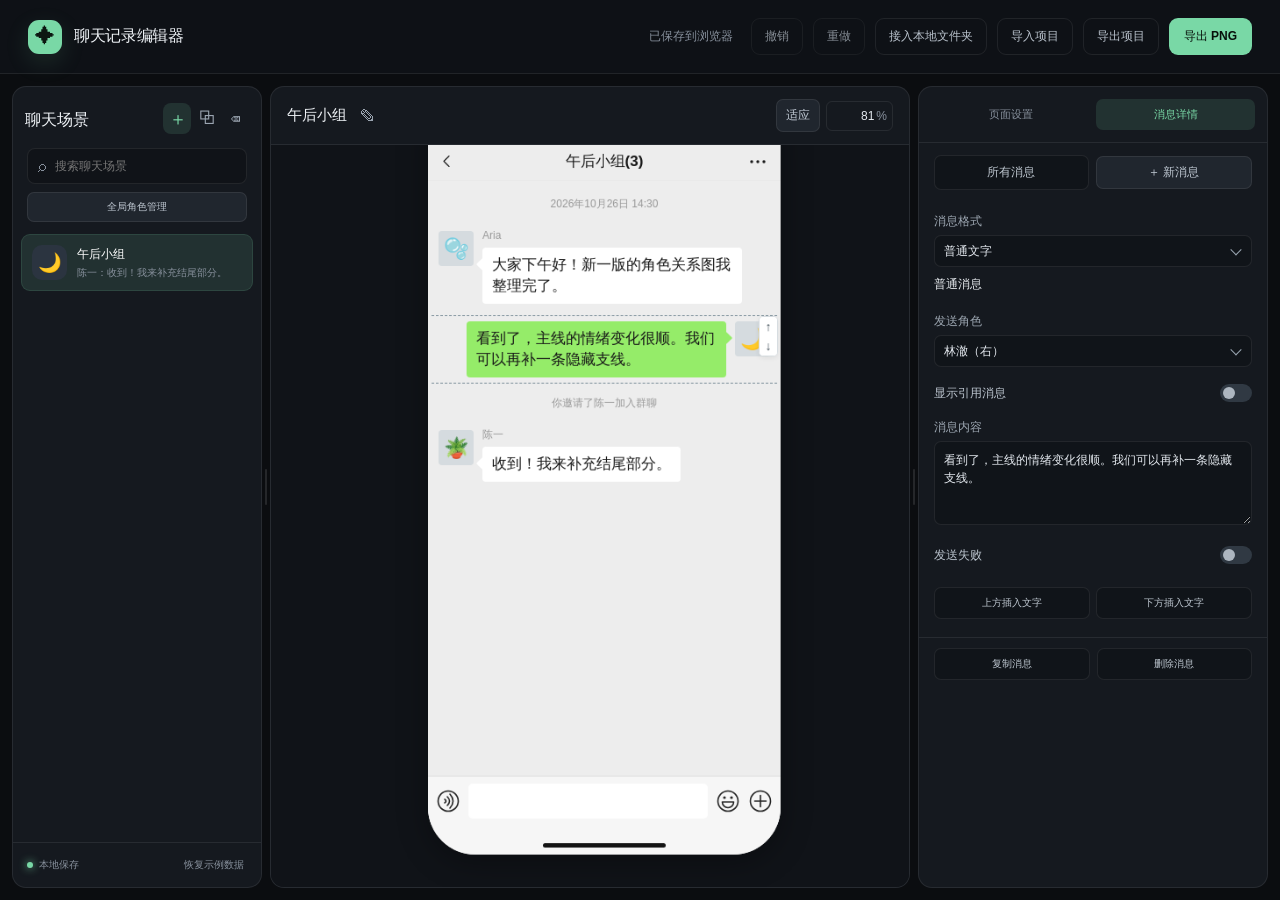
<file: index.html>
<!doctype html>
<html lang="zh-CN">
  <head>
    <meta charset="UTF-8" />
    <meta name="viewport" content="width=device-width, initial-scale=1.0" />
    <meta http-equiv="refresh" content="0; url=./chat-editor.html" />
    <title>聊天记录编辑器</title>
  </head>
  <body><p>正在打开聊天记录编辑器…</p></body>
</html>
</file>
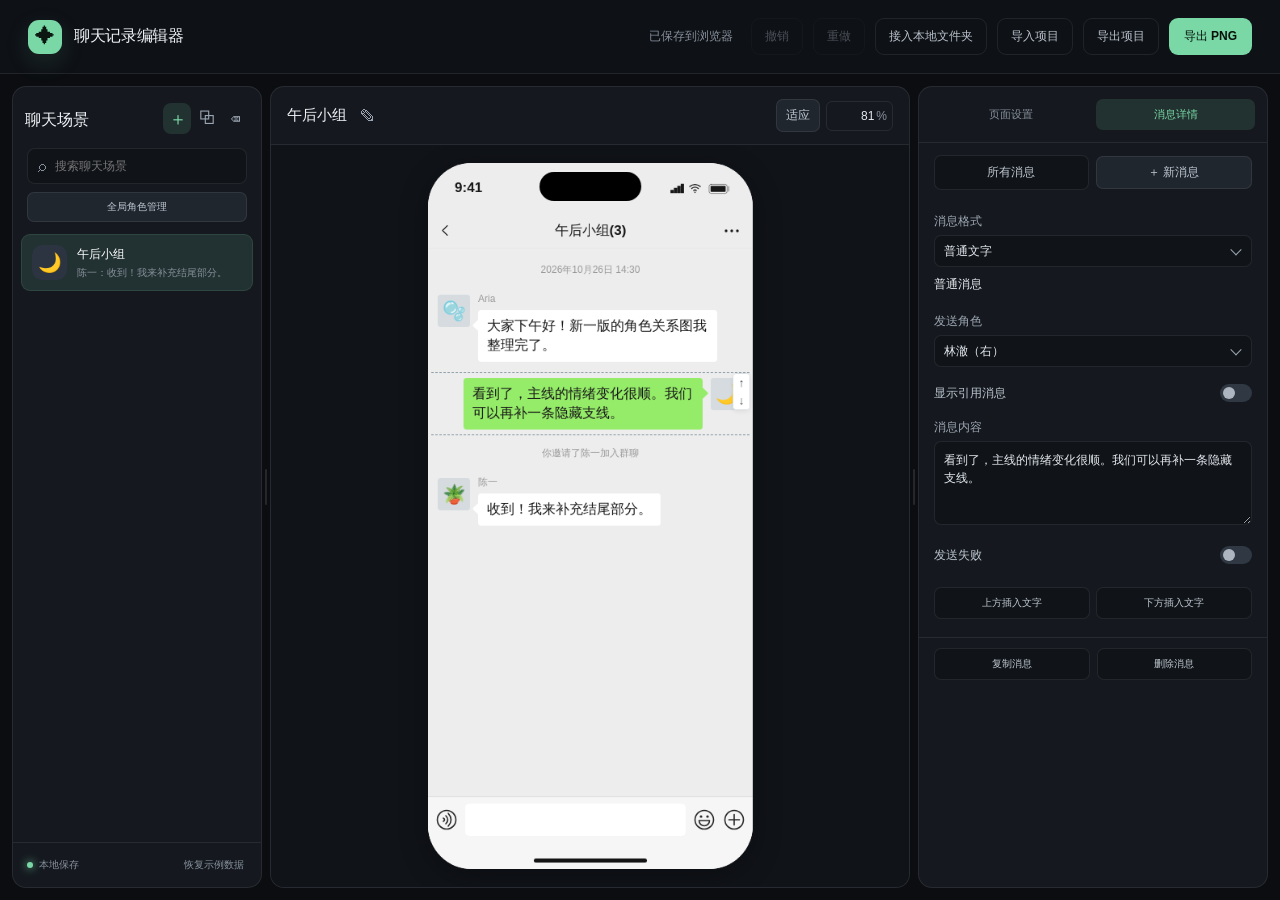
<file: chat-editor.html>
<!doctype html>
<html lang="zh-CN">
  <head>
    <meta charset="UTF-8" />
    <meta name="viewport" content="width=device-width, initial-scale=1.0" />
    <meta name="theme-color" content="#12161c" />
    <title>聊天记录编辑器 · 本地版</title>
    <link rel="stylesheet" href="./chat-editor.css" />
  </head>
  <body>
    <div id="chat-editor" class="theme-wechat">
      <header class="topbar">
        <a class="brand-lockup" href="https://recorderstudio.taile36706.ts.net/oc-workspace-home-preview/" aria-label="返回工作间主页">
          <div class="brand-mark">✦</div>
          <div>
            <div class="brand-title">聊天记录编辑器</div>
          </div>
        </a>
        <div class="topbar-actions">
          <span class="save-state" id="save-state">已保存到浏览器</span>
          <button class="ghost-button" id="undo-button" type="button" title="撤销（⌘Z）">撤销</button>
          <button class="ghost-button" id="redo-button" type="button" title="重做（⌘⇧Z）">重做</button>
          <button class="ghost-button" id="connect-project-button" type="button">接入本地文件夹</button>
          <button class="ghost-button" id="import-button" type="button">导入项目</button>
          <button class="ghost-button" id="export-button" type="button">导出项目</button>
          <button class="primary-button" id="export-png-button" type="button">导出 PNG</button>
          <input id="import-file" type="file" accept=".json,.zip,application/json,application/zip" hidden />
        </div>
      </header>

      <main class="workspace">
        <aside class="sidebar panel">
          <div class="panel-heading">
            <div>
              <h2>聊天场景</h2>
            </div>
            <div class="panel-heading-actions"><button class="icon-button accent-icon" id="add-chat" type="button" title="新建聊天">＋</button><button class="icon-button" id="duplicate-chat" type="button" title="复制聊天场景">⧉</button><button class="icon-button" id="delete-chat" type="button" title="删除聊天场景">⌫</button></div>
          </div>
          <div class="sidebar-tools">
            <label class="search-box">
              <span>⌕</span>
              <input id="chat-search" type="search" placeholder="搜索聊天场景" />
            </label>
            <button class="soft-button global-character-button" id="open-global-characters" type="button">全局角色管理</button>
          </div>
          <div id="chat-list" class="chat-list"></div>
          <div class="sidebar-footer">
            <div class="local-note"><span class="status-dot"></span><span>本地保存</span></div>
            <button class="text-button danger-text" id="reset-button" type="button">恢复示例数据</button>
          </div>
        </aside>

        <div class="panel-resizer" data-resize="left" role="separator" aria-label="调整场景栏宽度" aria-orientation="vertical" tabindex="0"></div>
        <section class="stage panel">
          <div class="stage-header"><div class="scene-title-lockup"><h2 id="inspector-chat-title">午后小组</h2><button class="icon-button" id="rename-scene" type="button" aria-label="修改聊天名称">✎</button></div><div class="preview-tools">
              <button class="soft-button" id="fit-preview" type="button">适应</button><label class="zoom-control"><input id="zoom-input" type="number" min="25" max="125" step="5" value="100" aria-label="缩放百分比" /><span>%</span></label>
          </div></div>
          <div class="preview-area">
            <div class="preview-canvas">
            <div id="preview-shell" class="preview-shell">
              <div class="device-frame" aria-label="手机聊天预览">
                <div class="mobile-statusbar" aria-hidden="true">
                  <span class="status-connectivity"><svg viewBox="0 0 20 14"><path d="M1 13V10h3v3zm5 0V7h3v6zm5 0V4h3v9zm5 0V1h3v12z" fill="currentColor"/></svg><svg viewBox="0 0 20 16"><path d="M2 5a12 12 0 0 1 16 0M5 8a8 8 0 0 1 10 0M8 11a3 3 0 0 1 4 0"/><circle cx="10" cy="14" r="1" fill="currentColor" stroke="none"/></svg></span>
                  <span id="preview-clock" class="preview-clock">9:41</span><span class="dynamic-island"></span>
                  <span class="status-battery"><svg viewBox="0 0 29 14"><rect x="1" y="1" width="24" height="12" rx="2.6" opacity=".5"/><rect id="battery-fill" x="3" y="3" width="20" height="8" rx="1" fill="currentColor" stroke="none"/><path d="M27 4v6" opacity=".6"/></svg></span>
                </div>
                <div id="chat-window" class="chat-window">
                  <div class="chat-topbar">
                    <div class="imessage-contact" aria-hidden="true"><span id="imessage-contact-avatar"></span><span class="imessage-contact-name"><b id="imessage-contact-title"></b><span>›</span></span></div>
                    <span class="chat-back" aria-hidden="true"><svg viewBox="0 0 24 24"><path d="m15 3-9 9 9 9"/></svg></span>
                    <div class="chat-heading">
                      <div class="chat-title-row"><strong id="preview-chat-title">午后小组</strong><span id="preview-chat-count" class="member-count">(3)</span></div>
                      <span id="preview-chat-subtitle" class="qq-chat-status">在线</span>
                    </div>
                    <span class="wechat-header-actions" aria-hidden="true"><svg viewBox="0 0 24 24"><circle cx="5" cy="12" r="1.7"/><circle cx="12" cy="12" r="1.7"/><circle cx="19" cy="12" r="1.7"/></svg></span>
                    <span class="qq-header-actions" aria-hidden="true"><svg viewBox="0 0 24 24"><path d="M4 6h16M4 12h16M4 18h16"/></svg></span>
                  </div>
                  <div id="messages" class="messages" aria-live="polite"></div>
                  <form class="wechat-composer" data-composer>
                    <span class="native-icon"><svg viewBox="0 0 28 28"><circle cx="14" cy="14" r="11.5"/><path d="M10 12q3 2 0 4m3-7q5 5 0 10m3-13q7 8 0 16"/></svg></span>
                    <input class="native-input" data-composer-input aria-label="微信消息输入" autocomplete="off" />
                    <span class="native-icon"><svg viewBox="0 0 28 28"><circle cx="14" cy="14" r="11.5"/><circle class="solid" cx="10" cy="10" r="1.6"/><circle class="solid" cx="18" cy="10" r="1.6"/><path d="M7.5 15h13a6.5 6.5 0 0 1-13 0Z"/></svg></span>
                    <span class="native-icon composer-plus"><svg viewBox="0 0 28 28"><circle cx="14" cy="14" r="11.5"/><path d="M14 7.5v13M7.5 14h13"/></svg></span><button class="native-send" type="submit" hidden>发送</button>
                  </form>
                  <form class="qq-composer" data-composer>
                    <div class="qq-input-row"><input class="qq-input" data-composer-input aria-label="QQ消息输入" autocomplete="off" /><button class="native-send" type="submit" hidden>发送</button></div>
                    <div class="qq-input-tools">
                      <span class="native-icon"><svg viewBox="0 0 28 28"><rect x="10" y="3" width="8" height="15" rx="4"/><path d="M6 13v2a8 8 0 0 0 16 0v-2M14 23v4"/></svg></span>
                      <span class="native-icon"><svg viewBox="0 0 28 28"><rect x="3" y="4" width="22" height="20" rx="4"/><circle cx="10" cy="10" r="2.1"/><path d="m4 21 7-7 4 4 5-5 5 6"/></svg></span>
                      <span class="native-icon"><svg viewBox="0 0 28 28"><path d="M10 4h8l2 3h3a2 2 0 0 1 2 2v14a2 2 0 0 1-2 2H5a2 2 0 0 1-2-2V9a2 2 0 0 1 2-2h3Z"/><circle cx="14" cy="16" r="5"/></svg></span>
                      <span class="native-icon"><svg viewBox="0 0 28 28"><rect x="4" y="3" width="20" height="23" rx="3"/><path d="m4 10 10 5 10-5"/><circle cx="14" cy="15" r="2.3" fill="var(--chrome-bg)"/></svg></span>
                      <span class="native-icon"><svg viewBox="0 0 28 28"><circle cx="14" cy="14" r="11.5"/><path d="M9 9v4m10-4v4M8 18q6 6 12 0"/></svg></span>
                      <span class="native-icon"><svg viewBox="0 0 28 28"><circle cx="14" cy="14" r="11.5"/><path d="M14 7v14M7 14h14"/></svg></span>
                    </div>
                  </form>
                  <form class="imessage-composer" data-composer><span class="imessage-add" aria-hidden="true">＋</span><div class="imessage-input-wrap"><input data-composer-input class="imessage-input" aria-label="iMessage 消息输入" placeholder="iMessage" autocomplete="off" /><span class="imessage-audio" aria-hidden="true"><svg viewBox="0 0 24 24"><path d="M3 10v4m4-7v10m4-14v18m4-16v14m4-11v8m4-6v4"/></svg></span><button class="native-send" type="submit" hidden aria-label="发送">↑</button></div></form>
                </div>
                <div class="mobile-safe-area" aria-hidden="true"><span></span></div>
              </div>
            </div>
            </div>
          </div>

        </section>

        <div class="panel-resizer" data-resize="right" role="separator" aria-label="调整编辑栏宽度" aria-orientation="vertical" tabindex="0"></div>
        <aside class="inspector panel">
          <div class="inspector-tabs"><button class="inspector-tab" data-inspector-tab="settings" type="button">页面设置</button><button class="inspector-tab active" data-inspector-tab="message" type="button">消息详情</button></div>
          <div id="message-list-tools" class="message-list-tools"><button class="outline-button" id="open-message-list" type="button">所有消息</button><button class="soft-button" id="add-text-message" type="button">＋ 新消息</button></div>
          <div id="inspector-content" class="inspector-content"></div>
          <div id="settings-footer" class="settings-footer" hidden><button class="outline-button" id="open-character-list" type="button">角色管理</button></div>
        </aside>
      </main>
      <div id="character-modal" class="character-modal" hidden>
        <div class="character-modal-backdrop" data-character-modal-close></div>
        <section class="character-modal-card" role="dialog" aria-modal="true" aria-labelledby="character-modal-title">
          <div class="character-modal-head"><div><h2 id="character-modal-title">角色详情</h2></div><button class="icon-button" data-character-modal-close type="button" aria-label="关闭">×</button></div>
          <div id="character-modal-content"></div>
        </section>
      </div>
      <div id="global-character-modal" class="character-modal" hidden>
        <div class="character-modal-backdrop" data-global-character-close></div>
        <section class="character-modal-card global-character-card" role="dialog" aria-modal="true" aria-labelledby="global-character-title">
          <div class="character-modal-head"><h2 id="global-character-title">全局角色管理</h2><button class="icon-button" data-global-character-close type="button" aria-label="关闭">×</button></div>
          <div id="global-character-list"></div>
          <button class="primary-button global-character-add" id="global-add-character" type="button">＋ 新角色</button>
        </section>
      </div>
      <div id="scene-settings-modal" class="character-modal" hidden>
        <div class="character-modal-backdrop" data-scene-settings-close></div>
        <section class="character-modal-card scene-settings-card" role="dialog" aria-modal="true">
          <div class="character-modal-head"><h2>角色管理</h2><button class="icon-button" data-scene-settings-close type="button" aria-label="关闭">×</button></div>
          
          <div id="scene-settings-content"></div>
        </section>
      </div>
      <div id="message-list-modal" class="character-modal" hidden><div class="character-modal-backdrop" data-message-list-close></div><section class="character-modal-card message-list-card" role="dialog" aria-modal="true" aria-labelledby="message-list-title"><div class="character-modal-head"><h2 id="message-list-title">所有消息</h2><button class="icon-button" data-message-list-close type="button" aria-label="关闭">×</button></div><div class="message-list-actions"><button class="outline-button" id="message-list-select-mode" type="button">选择</button><label><input id="select-all-messages" type="checkbox" hidden /> 全选</label><button class="outline-button danger" id="delete-selected-messages" type="button">删除已选</button></div><div id="all-messages-list"></div></section></div>
      <div id="private-chat-modal" class="character-modal" hidden>
        <div class="character-modal-backdrop"></div>
        <section class="character-modal-card" role="dialog" aria-modal="true"><div class="character-modal-head"><h2>选择私聊角色</h2></div><p class="modal-copy">取消勾选要移出的角色，保留 1–2 位。</p><div id="private-chat-content"></div><div class="button-row"><button class="outline-button" data-private-cancel type="button">取消</button><button class="primary-button" data-private-confirm type="button">确定</button></div></section>
      </div>
      <div id="editor-modal" class="character-modal editor-modal" hidden>
        <div class="character-modal-backdrop" data-editor-modal-close></div>
        <section class="character-modal-card editor-modal-card" role="dialog" aria-modal="true" aria-labelledby="editor-modal-title">
          <div class="character-modal-head"><h2 id="editor-modal-title">提示</h2><button class="icon-button" data-editor-modal-close type="button" aria-label="关闭">×</button></div>
          <div id="editor-modal-content"></div>
          <div id="editor-modal-actions" class="button-row"></div>
        </section>
      </div>
      <div id="png-preview-modal" class="character-modal png-preview-modal" hidden>
        <div class="character-modal-backdrop" data-png-preview-close></div>
        <section class="character-modal-card png-preview-card" role="dialog" aria-modal="true" aria-labelledby="png-preview-title">
          <div class="character-modal-head"><h2 id="png-preview-title">PNG 预览</h2><button class="icon-button" data-png-preview-close type="button" aria-label="关闭">×</button></div>
          <div class="png-preview-frame"><img id="png-preview-image" alt="PNG 预览" /></div>
          <div class="button-row"><button class="outline-button" data-png-preview-close type="button">返回编辑</button><button class="primary-button" id="download-png-confirm" type="button">保存 PNG</button></div>
        </section>
      </div>
      <div id="export-modal" class="character-modal export-modal" hidden>
        <div class="character-modal-backdrop" data-export-modal-close></div>
        <section class="character-modal-card export-card" role="dialog" aria-modal="true" aria-labelledby="export-modal-title">
          <div class="character-modal-head"><h2 id="export-modal-title">导出图片</h2><button class="icon-button" data-export-modal-close type="button" aria-label="关闭">×</button></div>
          <div class="export-mode-row">
            <button class="export-mode active" data-export-kind="single" type="button">单页 PNG</button>
            <button class="export-mode" data-export-kind="pages" type="button">连续截图</button>
            <button class="export-mode" data-export-kind="long" type="button">完整长图</button>
          </div>
          <div id="export-status" class="export-status"></div>
          <div id="export-pages" class="export-pages" hidden></div>
          <div class="export-actions"><button class="outline-button" data-export-modal-close type="button">返回编辑</button><button class="outline-button" id="export-reset-offsets" type="button" hidden>恢复自动分页</button><button class="primary-button" id="export-run" type="button">生成预览</button><button class="primary-button" id="export-download-single" type="button" hidden>保存 PNG</button><button class="primary-button" id="export-download-zip" type="button" hidden>保存 ZIP</button><button class="primary-button" id="export-download-long" type="button" hidden>保存长图</button></div>
        </section>
      </div>
      <div id="export-detail-modal" class="character-modal export-detail-modal" hidden>
        <div class="character-modal-backdrop" data-export-detail-close></div>
        <section class="character-modal-card export-detail-card" role="dialog" aria-modal="true" aria-labelledby="export-detail-title">
          <div class="character-modal-head"><h2 id="export-detail-title">截图预览</h2><div class="export-detail-navigation"><button class="icon-button" id="export-detail-prev" type="button" aria-label="上一张">‹</button><button class="icon-button" id="export-detail-next" type="button" aria-label="下一张">›</button><button class="icon-button" data-export-detail-close type="button" aria-label="关闭">×</button></div></div>
          <div id="export-detail-viewport" class="export-detail-viewport"><div id="export-live-preview" class="export-live-preview"></div></div>
          <div class="export-detail-actions"><button class="outline-button" data-export-detail-close type="button">返回缩略图</button><button class="primary-button" id="export-apply-position" type="button">应用当前位置</button></div>
        </section>
      </div>
    </div>
    <script src="./vendor/html2canvas/html2canvas.min.js"></script>
    <script src="./vendor/jszip/jszip.min.js"></script>
    <script src="./chat-editor.js"></script>
  </body>
</html>
</file>
<file: chat-editor.css>
:root {
  color-scheme: dark;
  font-family: Inter, ui-sans-serif, -apple-system, BlinkMacSystemFont, "PingFang SC", "Microsoft YaHei", sans-serif;
  background: #0b0d10;
  color: #eef2f6;
  font-synthesis: none;
}

* { box-sizing: border-box; }
body { margin: 0; min-width: 940px; background: #0b0d10; }
button, input, textarea, select { font: inherit; }
button { cursor: pointer; }

#chat-editor {
  --accent: #79d8a6;
  --accent-strong: #4caf7d;
  --accent-soft: rgba(121, 216, 166, .13);
  --app-bg: #0b0d10;
  --panel-bg: #15191f;
  --panel-raised: #1b2129;
  --panel-border: rgba(255,255,255,.08);
  --muted: #87909c;
  min-height: 100vh;
  background: var(--app-bg);
}


.topbar { height: 74px; display: flex; align-items: center; justify-content: space-between; padding: 0 28px; border-bottom: 1px solid var(--panel-border); background: rgba(15,18,23,.9); }
.brand-lockup, .topbar-actions, .stage-toolbar, .stage-tools, .panel-heading, .chat-title-row, .sidebar-footer, .message-actions { display: flex; align-items: center; }
.brand-lockup,
.brand-lockup:visited,
.brand-lockup:hover,
.brand-lockup:active { gap: 12px; color: #eef2f6; text-decoration: none; }
.brand-lockup .brand-title { color: #eef2f6; text-decoration: none; }
.brand-mark { width: 34px; height: 34px; display: grid; place-items: center; border-radius: 11px; color: #0c1711; background: var(--accent); font-size: 20px; box-shadow: 0 8px 24px var(--accent-soft); }
.brand-title { font-weight: 800; letter-spacing: -.02em; }
.brand-subtitle, .eyebrow { color: var(--muted); font-size: 10px; letter-spacing: .15em; font-weight: 700; }
.topbar-actions { gap: 10px; }
.save-state { color: var(--muted); font-size: 12px; margin-right: 8px; }
.ghost-button, .primary-button, .soft-button, .icon-button, .text-button { border: 0; color: inherit; transition: .18s ease; }
.ghost-button { padding: 9px 13px; border: 1px solid var(--panel-border); border-radius: 9px; background: transparent; color: #b9c2cc; font-size: 12px; }
.ghost-button:hover, .icon-button:hover { background: rgba(255,255,255,.08); color: #fff; }
.primary-button { padding: 10px 15px; border-radius: 9px; color: #08110b; background: var(--accent); font-size: 12px; font-weight: 800; }
.primary-button:hover { background: #a2ebbf; transform: translateY(-1px); }
.workspace { height: calc(100dvh - 74px); min-height: 500px; display: grid; grid-template-columns: var(--left-width, 250px) 8px minmax(340px, 1fr) 8px var(--right-width, 350px); padding: 12px; }
.panel { background: var(--panel-bg); border: 1px solid var(--panel-border); border-radius: 14px; overflow: hidden; }
.sidebar, .inspector { display: flex; flex-direction: column; min-height: 0; }
.panel-heading { padding: 16px 12px 14px; justify-content: space-between; }
h1, h2, p { margin: 0; }
h1 { font-size: 19px; letter-spacing: -.02em; }
h2 { font-size: 16px; margin-top: 4px; }
.icon-button { width: 31px; height: 31px; display: grid; place-items: center; border-radius: 8px; background: transparent; color: #9ba5b1; font-size: 18px; }
.accent-icon { background: var(--accent-soft); color: var(--accent); }
.sidebar-tools { padding: 0 14px 12px; }
.search-box { display: flex; align-items: center; gap: 7px; padding: 8px 10px; border: 1px solid var(--panel-border); border-radius: 8px; color: var(--muted); background: #101318; }
.search-box input { width: 100%; border: 0; outline: 0; color: #e5eaf0; background: transparent; font-size: 12px; }
.global-character-button { width: 100%; margin-top: 8px; }
.chat-list { flex: 1; overflow-y: auto; padding: 0 8px; }
.chat-card { display: flex; align-items: center; gap: 10px; padding: 10px; margin-bottom: 3px; border-radius: 9px; color: #bdc6d0; text-align: left; border: 1px solid transparent; background: transparent; }
.chat-card:hover { background: rgba(255,255,255,.045); }
.chat-card.active { color: #fff; border-color: var(--accent-soft); background: var(--accent-soft); }
.avatar { width: 35px; height: 35px; display: grid; flex: 0 0 auto; place-items: center; overflow: hidden; border-radius: 10px; background: #2b3440; font-size: 19px; }
.avatar.small { width: 28px; height: 28px; border-radius: 8px; font-size: 15px; }
.avatar img { width: 100%; height: 100%; object-fit: cover; }
.chat-card-copy { min-width: 0; flex: 1; }
.chat-card-title { overflow: hidden; font-size: 12px; font-weight: 700; text-overflow: ellipsis; white-space: nowrap; }
.chat-card-meta { overflow: hidden; margin-top: 3px; color: var(--muted); font-size: 10px; text-overflow: ellipsis; white-space: nowrap; }
.sidebar-footer { justify-content: space-between; gap: 8px; padding: 12px 14px; border-top: 1px solid var(--panel-border); }
.local-note { display: flex; align-items: center; gap: 6px; color: var(--muted); font-size: 10px; }
.status-dot { width: 6px; height: 6px; border-radius: 50%; background: var(--accent); box-shadow: 0 0 9px var(--accent); }
.text-button { padding: 3px; background: transparent; color: var(--muted); font-size: 10px; }
.text-button:hover { color: #fff; }
.danger-text:hover { color: #ff8e8e; }

.stage { position: relative; display: flex; flex-direction: column; min-width: 0; }
.stage-toolbar { justify-content: space-between; padding: 18px 21px; border-bottom: 1px solid var(--panel-border); }
.stage-tools { gap: 7px; }
.zoom-control { display: flex; align-items: center; gap: 8px; margin-right: 8px; color: var(--muted); font-size: 10px; }
.zoom-control input { width: 92px; accent-color: var(--accent); }
.zoom-control output { width: 34px; color: #cbd3db; text-align: right; }
/* Native chat surfaces, measured against Tencent's App Store screenshots. */
.preview-area { --preview-scale: 1; display: flex; flex: 1; min-height: 0; margin-top: 54px; overflow: auto; overflow-anchor: none; background: #101318; overscroll-behavior: contain; }
.preview-canvas { flex: 1 0 auto; display: grid; place-items: center; min-width: calc(402px * var(--preview-scale) + 36px); min-height: calc(874px * var(--preview-scale) + 36px); padding: 18px; }
.preview-shell { width: calc(402px * var(--preview-scale)); height: calc(874px * var(--preview-scale)); }
.preview-shell > .device-frame { transform: scale(var(--preview-scale)); transform-origin: top left; }
.device-frame { --chrome-bg: #ededed; --native-bg: #ededed; --native-radius: 4px; width: 402px; height: 874px; border-radius: 54px; display: flex; flex-direction: column; overflow: hidden; color: #181818; background: var(--chrome-bg); font-family: -apple-system, BlinkMacSystemFont, "PingFang SC", "Microsoft YaHei", sans-serif; box-shadow: 0 8px 36px #0005; color-scheme: light; }
.mobile-statusbar { position: relative; height: 62px; flex: none; background: var(--chrome-bg); font-size: 16px; font-weight: 600; }
.status-connectivity, .status-battery { display: flex; align-items: center; gap: 4px; }
.status-battery { justify-self: end; font-weight: 400; }
.mobile-statusbar svg { height: 12px; width: 17px; stroke: currentColor; stroke-width: 1.7; fill: none; stroke-linecap: round; }
.status-battery svg { width: 27px; height: 13px; stroke-width: 1; }
.chat-window { display: flex; flex: 1; flex-direction: column; min-height: 0; background: var(--native-bg); }
.chat-topbar { position: relative; display: flex; align-items: center; height: 44px; flex: none; padding: 0 14px; background: var(--chrome-bg); border-bottom: 1px solid #00000004; }
.chat-back { display: flex; align-items: center; flex: none; }
.chat-back svg { width: 16px; height: 23px; fill: none; stroke: currentColor; stroke-width: 1.7; stroke-linecap: round; stroke-linejoin: round; }
.chat-heading { min-width: 0; }
.chat-title-row { display: flex; align-items: center; gap: 0; }
.chat-title-row strong { overflow: hidden; text-overflow: ellipsis; white-space: nowrap; font-size: 17px; font-weight: 600; }
.member-count { flex: none; font-size: 17px; font-weight: 600; }
.wechat-header-actions, .qq-header-actions { display: flex; align-items: center; flex: none; margin-left: auto; }
.wechat-header-actions svg { width: 24px; height: 24px; fill: currentColor; }
.qq-header-actions svg { width: 25px; height: 25px; fill: none; stroke: currentColor; stroke-width: 1.7; stroke-linecap: round; }
.qq-header-actions, .qq-chat-status { display: none; }
.messages { min-height: 0; flex: 1; overflow-y: auto; padding: 14px 12px 24px; background-color: var(--native-bg); scrollbar-width: none; }
.messages::-webkit-scrollbar { display: none; }
.messages.wallpaper-none { background-image: none; }
.messages.wallpaper-dots { background-image: radial-gradient(#00000012 .7px, transparent .7px); background-size: 16px 16px; }
.messages.wallpaper-soft { background-image: linear-gradient(145deg, #ffffff45, #00000006); }
.bubble-row { position: relative; display: flex; align-items: flex-start; gap: 10px; margin: 0 0 20px; }
.bubble-row.right { flex-direction: row-reverse; }
.messages .avatar.small { width: 40px; height: 40px; font-size: 23px; border-radius: 4px; background: #d5dbdf; }
.messages .avatar-placeholder { display: none; }
.bubble-wrap { min-width: 0; max-width: calc(100% - 100px); }
.bubble-row.right .bubble-wrap { display: flex; align-items: flex-end; flex-direction: column; }
.sender-name { margin: -3px 0 5px; color: #999; font-size: 12px; line-height: 17px; }
.bubble { position: relative; width: fit-content; max-width: 100%; min-height: 40px; padding: 8px 11px; border-radius: var(--bubble-radius, var(--native-radius)); background: var(--bubble-bg, #fff); color: var(--bubble-text, #181818); white-space: pre-wrap; overflow-wrap: anywhere; font-size: var(--message-size, 17px); line-height: 24px; font-weight: 400; box-shadow: none; }
.time-divider, .system-notice { display: flex; justify-content: center; margin: 3px 0 22px; color: #999; font-size: 12px; line-height: 18px; text-align: center; }
.system-notice { padding: 0 24px; }
.system-notice span { background: none; }
.message-select { cursor: pointer; }
.message-select:hover .bubble { outline: 1px dashed #77869070; outline-offset: 3px; }
.message-select.selected .bubble { outline: none; }
.time-divider:hover span, .system-notice:hover span { outline: 1px dashed #778690a0; outline-offset: 4px; }
.native-icon { display: flex; align-items: center; justify-content: center; flex: none; color: #242424; }
.native-icon svg { width: 28px; height: 28px; fill: none; stroke: currentColor; stroke-width: 1.6; stroke-linecap: round; stroke-linejoin: round; }
.native-icon .solid { fill: currentColor; stroke: none; }
.wechat-composer { height: 56px; flex: none; display: flex; align-items: center; gap: 9px; padding: 7px 9px; border-top: 1px solid #dedede; background: #f6f6f6; }
.native-input { flex: 1; height: 40px; min-width: 0; padding: 0 10px; border: 0; outline: 0; border-radius: 5px; color: #181818; background: #fff; font-size: 17px; }
.qq-composer { display: none; }
.mobile-safe-area { display: flex; justify-content: center; align-items: flex-end; height: 34px; padding-bottom: 8px; flex: none; background: #f6f6f6; }
.mobile-safe-area > span { width: 140px; height: 5px; border-radius: 3px; background: #141414; }
.stage-footer { display: flex; align-items: center; justify-content: space-between; gap: 12px; padding: 13px 18px; border-top: 1px solid var(--panel-border); }
.stage-hint { color: var(--muted); font-size: 10px; }
.message-actions { gap: 6px; }
.soft-button { padding: 7px 9px; border: 1px solid var(--panel-border); border-radius: 7px; background: #20262e; color: #bfc8d2; font-size: 10px; }
.soft-button:hover { border-color: var(--accent); color: #fff; background: var(--accent-soft); }
.stage-add-select { height: 30px; padding: 0 9px; border: 1px solid var(--panel-border); border-radius: 7px; outline: 0; color: #bec7d0; background: #20262e; font-size: 10px; }

.inspector-heading { display: flex; align-items: center; justify-content: space-between; gap: 10px; padding: 15px 16px; border-bottom: 1px solid var(--panel-border); }
.inspector-heading h2 { min-width: 0; overflow: hidden; text-overflow: ellipsis; white-space: nowrap; }
.inspector-tabs { display: flex; gap: 3px; padding: 0 12px 10px; border-bottom: 1px solid var(--panel-border); }
.inspector-tab { flex: 1; padding: 8px 5px; border: 0; border-radius: 7px; background: transparent; color: var(--muted); font-size: 11px; }
.inspector-tab:hover { color: #fff; }
.inspector-tab.active { color: var(--accent); background: var(--accent-soft); font-weight: 700; }
.inspector-content { flex: 1; overflow-y: auto; padding: 14px 15px 22px; }
.section { padding: 0 0 16px; margin-bottom: 16px; border-bottom: 1px solid var(--panel-border); }
.section:last-child { border-bottom: 0; }
.section-title { display: flex; align-items: center; justify-content: space-between; margin-bottom: 11px; color: #e9edf1; font-size: 11px; font-weight: 800; }
.field { display: block; margin: 9px 0; }
.field > span, .field-label { display: block; margin-bottom: 5px; color: #9da7b2; font-size: 10px; }
.input, .select, .textarea { width: 100%; border: 1px solid var(--panel-border); outline: 0; border-radius: 7px; background: #101419; color: #e5eaf0; font-size: 12px; }
.input, .select { height: 32px; padding: 0 9px; }
.custom-select { position: relative; width: 100%; }
.custom-select-native { position: absolute; width: 1px !important; height: 1px !important; overflow: hidden; clip: rect(0 0 0 0); clip-path: inset(50%); white-space: nowrap; }
.custom-select-trigger { position: relative; display: flex; align-items: center; width: 100%; min-height: 32px; padding: 0 30px 0 9px; border: 1px solid var(--panel-border); border-radius: 7px; color: #e5eaf0; background: #101419; font-size: 12px; text-align: left; }
.custom-select-trigger::after { content: ""; position: absolute; top: 50%; right: 11px; width: 7px; height: 7px; border-right: 1.5px solid #99a5b1; border-bottom: 1.5px solid #99a5b1; transform: translateY(-65%) rotate(45deg); transition: transform .15s ease; }
.custom-select.open .custom-select-trigger { border-color: var(--accent); box-shadow: 0 0 0 3px var(--accent-soft); }
.custom-select.open .custom-select-trigger::after { transform: translateY(-20%) rotate(225deg); }
.custom-select-menu { position: absolute; z-index: 80; top: calc(100% + 5px); right: 0; left: 0; display: none; max-height: 220px; overflow-y: auto; padding: 4px; border: 1px solid var(--accent-soft); border-radius: 8px; background: #1b2129; box-shadow: 0 16px 32px #0008; }
.custom-select.open .custom-select-menu { display: grid; gap: 2px; }
.custom-select-menu button { width: 100%; padding: 8px 9px; border: 0; border-radius: 5px; color: #cbd3db; background: transparent; font-size: 12px; text-align: left; }
.custom-select-menu button:hover, .custom-select-menu button.active { color: #fff; background: var(--accent-soft); }
.custom-select-menu button:disabled { opacity: .45; cursor: not-allowed; }
.textarea { min-height: 84px; padding: 9px; resize: vertical; line-height: 1.5; }
.input:focus, .select:focus, .textarea:focus { border-color: var(--accent); box-shadow: 0 0 0 3px var(--accent-soft); }
.two-col { display: grid; grid-template-columns: 1fr 1fr; gap: 8px; }
.theme-picker { display: grid; grid-template-columns: 1fr 1fr; gap: 7px; }
.theme-choice { padding: 9px; border: 1px solid var(--panel-border); border-radius: 8px; color: #bbc4cd; background: #101419; text-align: left; font-size: 11px; }
.theme-choice strong { display: block; margin-bottom: 4px; color: #fff; font-size: 12px; }
.theme-choice.active { border-color: var(--accent); background: var(--accent-soft); }
.theme-chip { display: inline-block; width: 7px; height: 7px; margin-right: 5px; border-radius: 50%; background: var(--chip); }
.range-row { display: grid; grid-template-columns: 1fr 40px; align-items: center; gap: 8px; }
.range-row input[type=range] { width: 100%; accent-color: var(--accent); }
.range-value { color: var(--accent); font-size: 10px; text-align: right; }
.toggle-row { display: flex; align-items: center; justify-content: space-between; gap: 10px; padding: 6px 0; color: #bbc4ce; font-size: 11px; }
.toggle { position: relative; width: 32px; height: 18px; }
.toggle input { opacity: 0; width: 0; height: 0; }
.toggle span { position: absolute; inset: 0; border-radius: 99px; background: #303943; transition: .15s; }
.toggle span::after { content: ""; position: absolute; width: 12px; height: 12px; top: 3px; left: 3px; border-radius: 50%; background: #adb6c0; transition: .15s; }
.toggle input:checked + span { background: var(--accent-strong); }
.toggle input:checked + span::after { transform: translateX(14px); background: #fff; }
.button-row { display: flex; gap: 7px; }
.button-row > button { flex: 1; }
.outline-button { padding: 8px; border: 1px solid var(--panel-border); border-radius: 7px; background: #101419; color: #bec7d0; font-size: 10px; }
.outline-button:hover { border-color: var(--accent); color: #fff; }
.outline-button.danger:hover { border-color: #ef7777; color: #ff9d9d; }
.character-card { padding: 10px; margin-bottom: 8px; border: 1px solid var(--panel-border); border-radius: 9px; background: #101419; }
.character-card-head { display: flex; align-items: center; justify-content: space-between; margin-bottom: 8px; }
.character-identity { display: flex; align-items: center; gap: 7px; min-width: 0; }
.character-identity strong { overflow: hidden; color: #e8edf2; font-size: 11px; text-overflow: ellipsis; white-space: nowrap; }
.delete-mini { border: 0; background: transparent; color: #77818d; font-size: 13px; }
.delete-mini:hover { color: #ff8c8c; }
.color-input { width: 100%; height: 30px; padding: 2px; border: 1px solid var(--panel-border); border-radius: 7px; background: #101419; }
.empty-state { padding: 25px 10px; color: var(--muted); text-align: center; font-size: 11px; line-height: 1.6; }
.callout { padding: 9px 10px; border-radius: 7px; color: #9da8b2; background: var(--accent-soft); font-size: 10px; line-height: 1.5; }
.character-list { display: flex; flex-direction: column; gap: 5px; }
.character-list-row { display: flex; align-items: center; gap: 8px; min-height: 48px; padding: 7px 8px; border: 1px solid var(--panel-border); border-radius: 8px; background: #101419; cursor: pointer; }
.character-list-row:hover { border-color: var(--accent); background: var(--accent-soft); }
.character-list-name { min-width: 0; flex: 1; }
.character-list-name strong, .character-list-name small { display: block; overflow: hidden; text-overflow: ellipsis; white-space: nowrap; }
.character-list-name strong { color: #e8edf2; font-size: 11px; }
.character-list-name small { margin-top: 2px; color: var(--muted); font-size: 9px; }
.compact-toggle { position: relative; width: 27px; height: 16px; flex: 0 0 auto; }
.compact-toggle input { opacity: 0; width: 0; height: 0; }
.compact-toggle span { position: absolute; inset: 0; border-radius: 99px; background: #303943; }
.compact-toggle span::after { content: ""; position: absolute; top: 3px; left: 3px; width: 10px; height: 10px; border-radius: 50%; background: #adb6c0; transition: .15s; }
.compact-toggle input:checked + span { background: var(--accent-strong); }
.compact-toggle input:checked + span::after { transform: translateX(11px); background: #fff; }
.side-toggle { width: 27px; height: 24px; padding: 0; border: 1px solid var(--panel-border); border-radius: 6px; color: #fff; background: transparent; font-size: 14px; }
.side-toggle.right { color: #95ec69; }
.theme-qq .side-toggle.right { color: #009fff; }
.failed-mark { position: absolute; top: 50%; right: -27px; display: flex; align-items: center; justify-content: center; width: 18px; height: 18px; transform: translateY(-50%); border-radius: 50%; color: #fff; background: #f04c42; font: 700 13px/18px -apple-system, sans-serif; text-align: center; }
.bubble-row.right .failed-mark { right: auto; left: -27px; }

.emoji-message { font-size: 43px; line-height: 1; }
.sticker-message { display: flex; flex-direction: column; align-items: center; gap: 2px; min-width: 92px; }
.sticker-art { font-size: 66px; line-height: 1; }
.sticker-message img { display: block; width: 120px; max-height: 150px; object-fit: contain; }
.media-message { position: relative; width: 170px; min-height: 100px; overflow: hidden; border-radius: 4px; background: transparent; }
.media-message img { display: block; width: 100%; max-height: 190px; object-fit: cover; }
.media-placeholder { display: grid; min-height: 100px; place-items: center; color: #7d8790; font-size: 12px; }
.play-mark { position: absolute; top: 50%; left: 50%; display: grid; width: 36px; height: 36px; place-items: center; transform: translate(-50%, -50%); border-radius: 50%; color: #fff; background: #0008; font-size: 17px; }
.poke-message { color: #6f7780; font-size: 13px; }
.voice-message { display: flex; align-items: center; gap: 10px; min-width: 72px; }
.voice-wave { width: 20px; height: 22px; fill: none; stroke: currentColor; stroke-width: 1.8; stroke-linecap: round; transform: none; }
.voice-message b { font-size: 15px; font-weight: 500; }
.voice-unread { position: absolute; right: -14px; top: 50%; width: 8px; height: 8px; transform: translateY(-50%); border-radius: 50%; background: #f04c42; }
.voice-transcript { max-width: 220px; margin-top: 8px; padding: 7px 9px; border-radius: 4px; color: #5c6871; background: #fff; font-size: 11px; line-height: 1.5; }
.upload-preview { max-width: 160px; max-height: 130px; overflow: hidden; margin: 8px 0; border-radius: 6px; }
.upload-preview img { display: block; width: 100%; object-fit: cover; }
.field-help { display: block; margin-top: 5px; color: var(--muted); font-size: 10px; line-height: 1.4; }
.character-modal[hidden] { display: none; }
.character-modal { position: fixed; z-index: 200; inset: 0; display: grid; place-items: center; }
.character-modal-backdrop { position: absolute; inset: 0; background: #0009; backdrop-filter: blur(5px); }
.character-modal-card { position: relative; width: min(390px, calc(100vw - 30px)); max-height: calc(100vh - 40px); overflow-y: auto; padding: 18px; border: 1px solid var(--panel-border); border-radius: 14px; background: var(--panel-bg); box-shadow: 0 24px 80px #0008; }
.character-modal-head { display: flex; align-items: flex-start; justify-content: space-between; margin-bottom: 16px; }
.character-detail-avatar { display: flex; justify-content: center; margin-bottom: 12px; }
.detail-avatar { width: 76px; height: 76px; border-radius: 14px; font-size: 42px; }

/* WeChat iOS: small uniform corners + short triangle on the avatar side. */
.theme-wechat .chat-heading { position: absolute; left: 46px; right: 46px; text-align: center; }
.theme-wechat .chat-title-row { justify-content: center; }
.theme-wechat .bubble::before { content: ""; position: absolute; top: 14px; left: -5px; width: 10px; height: 10px; background: var(--bubble-bg, #fff); transform: rotate(45deg); border-radius: 1px; }
.theme-wechat .bubble-row.right .bubble::before { right: -5px; left: auto; }

/* QQ iOS: white top bar, left-aligned name/status, blue rounded bubbles.
   The input is a full-width row ABOVE six monochrome action icons. */
.theme-qq .device-frame { --chrome-bg: #f5f5f5; --native-bg: #f1f1f1; --native-radius: 12px; }
.theme-qq .chat-topbar { height: 56px; padding: 0 14px; }
.theme-qq .chat-heading { margin-left: 13px; flex: 1; }
.theme-qq .chat-title-row { gap: 4px; }
.theme-qq .member-count { font-size: 15px; }
.theme-qq .chat-title-row strong { font-weight: 500; }
.theme-qq .qq-chat-status { display: block; font-size: 11px; line-height: 16px; margin-top: 1px; }
.theme-qq .device-frame[data-chat-type="private"] .qq-chat-status::before { content: ""; display: inline-block; width: 7px; height: 7px; margin-right: 4px; border-radius: 50%; background: #00d984; }
.theme-qq .wechat-header-actions { display: none; }
.theme-qq .qq-header-actions { display: flex; }
.theme-qq .messages .avatar.small { border-radius: 50%; }
.theme-qq .bubble { padding: 8px 12px; }
.theme-qq .wechat-composer { display: none; }
.theme-qq .qq-composer { display: flex; flex-direction: column; flex: none; gap: 13px; padding: 10px 12px 12px; background: #f5f5f5; }
.theme-qq .qq-input { width: 100%; min-width: 0; height: 38px; flex: 1; padding: 0 10px; border: 0; outline: 0; color: #181818; background: #fff; border-radius: 7px; font-size: 17px; }
.theme-qq .qq-input-tools { display: flex; align-items: center; justify-content: space-between; padding: 0 4px; }
.theme-qq .native-icon svg { width: 27px; height: 27px; stroke-width: 1.8; }
.theme-qq .mobile-safe-area { background: #f5f5f5; }

@media (max-width: 1180px) {
  body { min-width: 0; }
  #chat-editor { --left-width: 220px; --right-width: 310px; }
  .topbar { padding: 0 18px; }
  .save-state { display: none; }
}


/* Workspace controls */
.panel-heading-actions { display: flex; gap: 1px; }
.panel-heading-actions .icon-button { width: 28px; }
.panel-resizer { position: relative; cursor: col-resize; touch-action: none; border-radius: 8px; }
.panel-resizer::after { content: ""; position: absolute; width: 2px; height: 36px; top: calc(50% - 18px); left: 3px; border-radius: 2px; background: #ffffff1c; }
.panel-resizer:hover, .panel-resizer:focus-visible { background: var(--accent-soft); outline: none; }
.panel-resizer:hover::after { background: var(--accent); }
.resizing-panels, .resizing-panels * { cursor: col-resize !important; user-select: none; }
.preview-tools { position: absolute; z-index: 5; top: 12px; right: 14px; display: flex; align-items: center; gap: 6px; padding: 5px; border-radius: 10px; background: #15191fee; }
.preview-tools .soft-button, .stage-add-select { font-size: 12px; }
.zoom-control { gap: 2px; margin: 0; padding: 0 5px; height: 30px; border: 1px solid var(--panel-border); border-radius: 6px; font-size: 12px; }
.zoom-control input { width: 42px; padding: 3px 0; outline: 0; border: 0; background: transparent; color: #e5eaf0; text-align: right; appearance: textfield; }
.zoom-control input::-webkit-inner-spin-button, .zoom-control input::-webkit-outer-spin-button { appearance: none; margin: 0; }
.chat-card { width: 100%; }
.chat-card-title, .chat-card-meta { display: block; }
.field > span, .field-label, .section-title, .toggle-row { font-size: 12px; }
button:disabled { cursor: default; opacity: .35; }
.settings-modal-tabs { display: flex; gap: 6px; margin-bottom: 18px; }
.scene-settings-card { width: min(460px, calc(100vw - 30px)); }
#character-modal { z-index: 210; }
#private-chat-modal { z-index: 220; }
.modal-copy { color: #c6ced8; font-size: 14px; line-height: 1.5; margin-bottom: 16px; }
.private-character-list { display: grid; gap: 8px; margin: 16px 0 22px; }
.private-character-option { display: flex; align-items: center; gap: 12px; padding: 12px; border: 1px solid var(--panel-border); border-radius: 8px; cursor: pointer; }
.private-character-option > span { display: flex; align-items: center; gap: 10px; font-size: 14px; }
.private-character-option input { accent-color: var(--accent); }
.upload-button { position: relative; display: flex !important; align-items: center; justify-content: center; height: 36px; overflow: hidden; border: 1px solid var(--panel-border); border-radius: 7px; color: #e0e7ee !important; background: #20262e; font-size: 12px; cursor: pointer; }
.upload-button:hover, .upload-button:focus-within { border-color: var(--accent); }
.upload-button input { position: absolute; inset: 0; width: 100%; height: 100%; opacity: 0; cursor: pointer; }

/* iPhone 17 Pro display proportions and safe areas. */
.dynamic-island { position: absolute; top: 11px; left: 50%; width: 126px; height: 36px; transform: translateX(-50%); border-radius: 24px; background: #000; }
.preview-clock { position: absolute; left: 32px; top: 22px; line-height: 20px; }
.status-connectivity { position: absolute; right: 64px; top: 25px; gap: 6px; }
.status-battery { position: absolute; right: 28px; top: 25px; }
.mobile-statusbar .status-connectivity svg { height: 13px; width: 17px; }
.mobile-statusbar .status-battery svg { height: 14px; width: 27px; }
.wechat-composer, .qq-composer { margin: 0; }
.native-send { flex: none; height: 34px; padding: 0 10px; border: 0; border-radius: 5px; color: #fff; background: #07c160; font-size: 15px; font-weight: 500; }
.native-send[hidden] { display: none; }
.wechat-composer.has-draft .composer-plus { display: none; }
.qq-input-row { display: flex; align-items: center; gap: 8px; }
.theme-qq .native-send { background: #009fff; }

/* Selection and order are editor overlays, outside the message content. */
.message-select { position: relative; }
.message-select.selected::before, .message-select.selected::after, .message-select.drop-before::before, .message-select.drop-after::after { content: ""; position: absolute; z-index: 1; left: -8px; right: -8px; border-top: 1px dashed #7c8f9a; pointer-events: none; }
.message-select.selected::before, .message-select.drop-before::before { top: -7px; }
.message-select.selected::after, .message-select.drop-after::after { bottom: -7px; }
.message-select.drop-before::before, .message-select.drop-after::after { border-top: 2px solid #07c160; }
.message-select.dragging { opacity: .45; }
.message-reorder-controls { display: none; position: absolute; z-index: 3; top: -6px; right: -9px; flex-direction: column; border: 1px solid #d5dbdf; border-radius: 5px; background: #fff; overflow: hidden; box-shadow: 0 2px 6px #0001; }
.message-select.selected > .message-reorder-controls { display: flex; }
.message-reorder-controls button { display: grid; place-items: center; width: 20px; height: 22px; padding: 0; border: 0; background: #fff; color: #44515a; font-size: 14px; line-height: 1; }
.message-reorder-controls button:hover { background: #e7edf0; }
.message-payload { position: relative; width: fit-content; max-width: 100%; }
.bubble-row.right .message-payload { align-self: flex-end; }
.bubble-wrap { max-width: calc(100% - 82px); }
.notice-content { position: relative; }
.notice-content .failed-mark { position: static; display: inline-flex; vertical-align: middle; margin: 0 6px 0 0; transform: none; width: 15px; height: 15px; font-size: 11px; line-height: 15px; }
.qq-poke-hand { display: inline-block; vertical-align: -4px; width: 20px; height: 20px; object-fit: contain; }
.bubble.media-bubble, .theme-qq .bubble.media-bubble { padding: 0; min-height: 0; background: transparent; border-radius: 0; }
.theme-wechat .bubble.media-bubble::before { display: none; }
.message-select:hover .media-bubble { outline: none; }
.redpacket-bubble, .theme-qq .redpacket-bubble { width: 232px; max-width: 100%; padding: 0; border-radius: 5px; }
.redpacket-message { overflow: hidden; border-radius: inherit; color: #fff; }
.redpacket-main { display: flex; align-items: center; gap: 10px; min-height: 82px; padding: 14px 12px; }
.redpacket-main b { font-size: 16px; line-height: 22px; font-weight: 400; }
.redpacket-icon { flex: none; width: 32px; height: 40px; }
.redpacket-footer { padding: 3px 12px; border-top: 1px solid #fff3; color: #a8a8a8; background: #fff; font-size: 11px; line-height: 18px; }
.redpacket-cover-image { display: block; width: 100%; height: 104px; object-fit: cover; }
.voice-message { justify-content: space-between; gap: 8px; min-width: 68px; max-width: 100%; }
.bubble-row.right .voice-message { flex-direction: row-reverse; }
.bubble-row.right .voice-wave { transform: scaleX(-1); }
.voice-transcript { font-size: 15px; color: #181818; line-height: 22px; }


/* iMessage uses a white system surface, blue outgoing bubbles and the native
   compact composer treatment. */
.theme-imessage .device-frame { --chrome-bg: #f7f7f8; --native-bg: #fff; --native-radius: 18px; }
.theme-imessage .chat-topbar { background: #f7f7f8; }
.theme-imessage .chat-heading { position: absolute; left: 46px; right: 46px; text-align: center; }
.theme-imessage .chat-title-row { justify-content: center; }
.theme-imessage .wechat-header-actions { display: none; }
.theme-imessage .qq-header-actions { display: flex; }
.theme-imessage .chat-title-row strong { font-size: 16px; }
.theme-imessage .messages { background: #fff; }
.theme-imessage .messages .avatar.small { border-radius: 50%; }
.theme-imessage .bubble { border-radius: 18px; padding: 8px 13px; }
.theme-imessage .bubble::before { display: none; }
.theme-imessage .bubble-row.right .bubble { background: #0a84ff; color: #fff; }
.theme-imessage .bubble-row.left .bubble { background: #e9e9eb; color: #111; }
.theme-imessage .wechat-composer { background: #f7f7f8; }
.theme-imessage .native-input { border: 1px solid #c7c7cc; border-radius: 18px; }
.theme-imessage .native-send { background: #0a84ff; border-radius: 50%; padding: 0; width: 34px; }
.theme-imessage .wechat-composer .native-icon:first-child { display: none; }
.theme-imessage .qq-composer { display: none; }

/* Keep the preview centered while the scaled phone is transformed. */
.preview-shell, .preview-shell > .device-frame { will-change: transform; }
.preview-shell > .device-frame { transition: transform .12s cubic-bezier(.22,.61,.36,1); }
.preview-area.is-panning { cursor: grabbing; }

/* Native drag ghost is hidden; the real row remains in place and fades into a
   gray movable state while the pointer moves between rows. */
.message-select.dragging { opacity: .86; filter: none; transform: none; transition: none; box-shadow: 0 10px 24px #0002; }
.message-drag-placeholder { display: block; flex: none; visibility: hidden; pointer-events: none; }
.drag-proxy { position: fixed !important; z-index: 1000; pointer-events: none; opacity: .72; filter: grayscale(.25); transform: scale(.985); box-shadow: 0 12px 30px #0005; transition: left .04s linear, top .04s linear; }
body.message-pointer-dragging, body.message-pointer-dragging * { user-select: none !important; cursor: grabbing !important; }
body.message-pointer-dragging #messages img { -webkit-user-drag: none; user-drag: none; }
.message-select.drop-before::before, .message-select.drop-after::after { transition: top .12s ease, bottom .12s ease, opacity .12s ease; }

.message-editor-section { display: flex; min-height: 100%; flex-direction: column; }
.message-editor-section .message-actions { margin-top: auto; padding-top: 18px; }
.insert-message-row { display: grid; grid-template-columns: 1fr auto auto; gap: 6px; align-items: center; margin-top: 15px; }
.insert-message-row .select { min-width: 0; }
.message-actions { display: flex; gap: 7px; }
.message-actions > button { flex: 1; }
.message-editor-section .message-actions { position: sticky; z-index: 5; bottom: -22px; margin: 18px -15px -22px; padding: 10px 15px; border-top: 1px solid var(--panel-border); background: var(--panel-bg); }

/* The checkbox inside a voice field is a full toggle row, so its hit area and
   knob remain horizontal at every inspector width. */
.message-editor-section > .two-col .field > .toggle { display: flex; margin-top: 8px; }
.message-editor-section > .toggle-row { min-height: 34px; }

.transfer-message, .call-message { min-width: 210px; overflow: hidden; border-radius: 7px; color: #fff; }
.transfer-main, .call-message { display: flex; align-items: center; gap: 11px; padding: 13px 14px; }
.transfer-main { background: #f18b54; }
.transfer-icon, .call-icon { display: grid; width: 29px; height: 29px; flex: none; place-items: center; border-radius: 50%; color: #f18b54; background: #fff; font-weight: 800; }
.transfer-main b, .call-message b { display: block; font-size: 15px; font-weight: 500; }
.transfer-main small, .call-message small { display: block; margin-top: 3px; color: #fff9; font-size: 11px; }
.transfer-footer { padding: 4px 14px; color: #a8a8a8; background: #fff; font-size: 11px; }
.call-message { background: #8b9aaa; }
.call-message .call-icon { color: #8b9aaa; }
.call-bubble, .transfer-bubble { padding: 0; background: transparent; }
.theme-qq .call-bubble, .theme-qq .transfer-bubble, .theme-imessage .call-bubble, .theme-imessage .transfer-bubble { background: transparent; }

.editor-modal { z-index: 270; }
.editor-modal-card { width: min(410px, calc(100vw - 30px)); }
.editor-modal-card .modal-copy { color: #e4e9ef; font-size: 14px; }
.editor-modal-card .button-row { justify-content: flex-end; }
.png-preview-modal { z-index: 250; }
.png-preview-card { width: min(570px, calc(100vw - 30px)); }
.png-preview-frame { display: flex; max-height: calc(100vh - 170px); margin: 0 0 16px; padding: 12px; overflow: auto; justify-content: center; border: 1px solid var(--panel-border); border-radius: 10px; background: #0c1015; }
.png-preview-frame img { display: block; width: min(100%, 402px); height: auto; border-radius: 18px; box-shadow: 0 10px 35px #0006; }

.export-modal { z-index: 245; }
.export-card { width: min(760px, calc(100vw - 30px)); }
.export-mode-row { display: grid; grid-template-columns: repeat(3, 1fr); gap: 8px; margin-bottom: 16px; }
.export-mode { min-height: 42px; border: 1px solid var(--panel-border); border-radius: 8px; color: #c6ced8; background: #101419; font-size: 13px; }
.export-mode:hover { border-color: var(--accent); color: #fff; }
.export-mode.active { color: #08110b; border-color: var(--accent); background: var(--accent); font-weight: 700; }
.export-status { min-height: 24px; color: #b9c3ce; font-size: 12px; }
.export-pages { display: grid; grid-template-columns: repeat(auto-fill, minmax(126px, 1fr)); gap: 10px; max-height: min(530px, calc(100vh - 300px)); overflow: auto; padding: 2px; }
.export-page-thumb { display: flex; min-width: 0; flex-direction: column; gap: 6px; padding: 6px; border: 1px solid var(--panel-border); border-radius: 8px; color: #bfc8d2; background: #101419; text-align: left; }
.export-page-thumb:hover, .export-page-thumb.active { border-color: var(--accent); background: var(--accent-soft); }
.export-page-thumb img { display: block; width: 100%; height: auto; border-radius: 5px; background: #fff; }
.export-page-thumb span { overflow: hidden; font-size: 10px; text-overflow: ellipsis; white-space: nowrap; }
.export-actions { display: flex; justify-content: flex-end; gap: 8px; margin-top: 16px; }
@media (max-width: 620px) { .export-mode-row { grid-template-columns: 1fr; } .export-actions { flex-wrap: wrap; } }

/* Editor navigation */
[hidden] { display: none !important; }
.stage-header { height: 58px; flex: 0 0 58px; display: flex; align-items: center; justify-content: space-between; gap: 12px; padding: 0 16px; border-bottom: 1px solid var(--panel-border); }
.scene-title-lockup { display: flex; align-items: center; gap: 5px; min-width: 0; }
.scene-title-lockup h2 { margin: 0; font-size: 15px; overflow: hidden; text-overflow: ellipsis; white-space: nowrap; }
.scene-title-lockup .icon-button { flex: none; font-size: 16px; }
.preview-tools { position: static; padding: 0; background: transparent; flex: none; }
.preview-area { margin-top: 0; }
.inspector-tabs { padding: 12px; flex: none; gap: 6px; }
.message-list-tools { display: flex; align-items: center; gap: 7px; padding: 12px 15px 0; }
.message-list-tools > button { flex: 1; font-size: 12px; }
.settings-footer { flex: none; padding: 12px 15px; border-top: 1px solid var(--panel-border); }
.settings-footer > button { width: 100%; font-size: 12px; }
.insert-message-row { grid-template-columns: 1fr 1fr; }
#message-list-modal { z-index: 215; }
.message-list-card { width: min(650px, calc(100vw - 30px)); }
.message-list-actions { display: flex; align-items: center; justify-content: space-between; gap: 12px; margin: 0 0 14px; font-size: 13px; }
.message-list-actions input, .all-message-row input { accent-color: var(--accent); }
#all-messages-list { max-height: min(580px, calc(100dvh - 210px)); overflow-y: auto; }
.all-message-row { display: flex; align-items: center; gap: 12px; padding: 5px 9px; border: 1px solid var(--panel-border); border-radius: 8px; margin-bottom: 6px; background: #101419; }
.all-message-row > button { min-width: 0; flex: 1; padding: 9px 0; background: transparent; border: 0; text-align: left; color: #e4e9f0; }
.all-message-row span { display: block; color: #98a5b2; font-size: 11px; margin-bottom: 5px; }
.all-message-row b { display: block; overflow: hidden; text-overflow: ellipsis; white-space: nowrap; font-size: 13px; font-weight: 400; }
.all-message-row:has(input:checked) { border-color: var(--accent); background: var(--accent-soft); }
.all-message-row { cursor: grab; }
.all-message-row:active { cursor: grabbing; }
.all-message-row.dragging { opacity: .45; }
.all-message-row.drop-before { border-top: 2px dashed var(--accent); }
.all-message-row.drop-after { border-bottom: 2px dashed var(--accent); }
.message-list-actions .outline-button.active { border-color: var(--accent); color: #08110b; background: var(--accent); }
.global-character-card { width: min(520px, calc(100vw - 30px)); }
.global-character-row { display: flex; align-items: center; gap: 10px; padding: 9px; margin-bottom: 7px; border: 1px solid var(--panel-border); border-radius: 8px; background: #101419; cursor: pointer; }
.global-character-row:hover { border-color: var(--accent); background: var(--accent-soft); }
.global-character-copy { display: grid; min-width: 0; flex: 1; gap: 3px; }
.global-character-copy strong { overflow: hidden; color: #e8edf2; font-size: 13px; text-overflow: ellipsis; white-space: nowrap; }
.global-character-copy span { color: var(--muted); font-size: 10px; }
.global-character-delete { flex: none; }
.global-character-add { width: 100%; margin-top: 8px; }
.message-quote { position: relative; z-index: 1; min-width: 120px; max-width: 100%; padding: 5px 8px; margin: -2px -2px 7px; border-left: 2px solid currentColor; color: #78838c; background: #0000000b; font-size: 11px; line-height: 16px; }
.message-quote b, .message-quote span { display: block; overflow: hidden; text-overflow: ellipsis; white-space: nowrap; }
.message-quote b { color: inherit; font-weight: 600; }
.bubble-row.right .message-quote { color: #447b57; background: #0000000b; }
.theme-qq .message-quote { color: #5d7896; }
.theme-imessage .message-quote { color: #777; border-left-color: #0a84ff; background: #00000008; border-radius: 8px; }
.quote-picker { margin: 9px 0 5px; padding: 8px; border: 1px solid var(--panel-border); border-radius: 8px; background: #101419; }
.quote-picker-actions { display: flex; align-items: center; gap: 7px; }
.quote-picker-actions .outline-button { flex: 1; }
.quote-drop-zone { display: grid; min-width: 72px; min-height: 30px; place-items: center; padding: 0 8px; border: 1px dashed #74808b; border-radius: 6px; color: #aeb8c2; font-size: 10px; }
.quote-drop-zone.active { border-color: var(--accent); color: var(--accent); background: var(--accent-soft); }
.quote-current { display: grid; gap: 2px; margin-top: 7px; padding: 6px 8px; border-left: 2px solid var(--accent); color: #aeb8c2; background: #ffffff08; font-size: 11px; line-height: 16px; }
.quote-current b, .quote-current span { overflow: hidden; text-overflow: ellipsis; white-space: nowrap; }

/* Screenshots have rectangular pixel bounds; rounded hardware is preview only. */
.png-preview-frame { display: block; text-align: center; }
.png-preview-frame img { display: block; width: auto; max-width: 100%; height: auto; max-height: calc(100dvh - 230px); aspect-ratio: 402 / 874; object-fit: contain; margin: auto; border-radius: 0; flex: none; }
.export-page-thumb { align-items: center; }
.export-page-thumb img { width: 100%; height: auto; aspect-ratio: 402 / 874; object-fit: contain; flex: none; border-radius: 0; }
.export-page-thumb span { align-self: stretch; }
.mobile-statusbar { font-weight: 600; letter-spacing: .1px; }
.preview-clock { left: 33px; top: 21px; font-size: 17px; font-weight: 650; }
.status-connectivity { right: 63px; top: 25px; gap: 5px; }
.status-battery { right: 28px; top: 25px; }
.dynamic-island { top: 11px; height: 36px; }

/* Theme-specific message cards */
.bubble.location-bubble, .bubble.file-bubble { padding: 0; border-radius: 5px; background: #fff; color: #181818; }
.location-message { width: 230px; max-width: 100%; overflow: hidden; border-radius: inherit; color: #181818; background: #fff; }
.location-copy { padding: 11px 12px 9px; }
.location-copy b { display: block; font-size: 16px; font-weight: 400; }
.location-copy span { display: block; font-size: 11px; line-height: 17px; color: #999; margin-top: 3px; }
.location-map { position: relative; height: 100px; overflow: hidden; background: #e8eee4; }
.location-map img { display: block; width: 100%; height: 100%; object-fit: cover; }
.file-message { position: relative; display: flex; flex-wrap: wrap; align-items: center; gap: 10px; width: 230px; max-width: 100%; padding: 13px 12px; background: #fff; color: #181818; border-radius: inherit; }
.file-copy { flex: 1; min-width: 0; }
.file-copy b { display: block; word-break: break-all; font-size: 15px; font-weight: 400; line-height: 21px; }
.file-copy span { display: block; font-size: 11px; color: #999; line-height: 18px; margin-top: 4px; }
.file-icon { display: grid; place-items: center; flex: none; width: 43px; height: 49px; border-radius: 3px; background: #fa9e3a; color: #fff; font-size: 11px; font-weight: 700; }
.file-footer { flex-basis: 100%; padding-top: 6px; margin-top: 2px; border-top: 1px solid #eee; color: #999; font-size: 11px; }
.theme-qq .bubble.location-bubble, .theme-qq .bubble.file-bubble { border-radius: 12px; }
.theme-qq .location-copy { order: 2; }
.theme-qq .location-message { display: flex; flex-direction: column; }
.theme-qq .location-map { order: 1; height: 115px; }
.theme-qq .file-icon { order: -1; background: #4d9fff; }
.theme-qq .redpacket-bubble { width: 215px; background: #f45645; border-radius: 12px; }
.qq-redpacket-main { display: flex; flex-direction: column; justify-content: center; align-items: center; min-height: 132px; gap: 11px; padding: 16px 12px 12px; background: #ed5145; }
.qq-redpacket-envelope svg { display: block; width: 40px; height: 48px; }
.qq-redpacket-main b { font-size: 16px; font-weight: 400; color: #ffdfa9; }
.qq-redpacket-footer { padding: 5px 12px; color: #b1b1b1; background: #fff; font-size: 11px; }
.theme-qq .transfer-main { background: #ffa449; }
.theme-qq .transfer-message { border-radius: 12px; }
.bubble.call-bubble, .theme-qq .bubble.call-bubble { padding: 8px 11px; background: var(--bubble-bg); }
.call-message { min-width: 0; gap: 9px; padding: 0; border-radius: 0; color: inherit; background: transparent; font-size: 16px; line-height: 24px; }
.call-icon, .call-message .call-icon { width: 23px; height: 23px; border-radius: 0; background: transparent; color: inherit; fill: none; stroke: currentColor; stroke-width: 1.5; stroke-linecap: round; stroke-linejoin: round; }
.bubble.transfer-bubble, .theme-qq .bubble.transfer-bubble { padding: 0; background: #f18b54; }
.theme-wechat .transfer-bubble::before { background: #f18b54; }

/* iMessage attachments use the Messages surface rather than Tencent cards. */
.theme-imessage .bubble.location-bubble, .theme-imessage .bubble.file-bubble { background: #e9e9eb; color: #111; border-radius: 18px; }
.theme-imessage .location-message { display: flex; flex-direction: column; border-radius: 18px; }
.theme-imessage .location-map { order: -1; height: 145px; }
.theme-imessage .location-copy { background: #f3f3f5; }
.location-source { padding: 3px 12px 8px; color: #999; background: #f3f3f5; font-size: 11px; }
.theme-imessage .file-message { padding: 14px; background: #e9e9eb; }
.theme-imessage .file-icon { order: -1; background: #fff; color: #0a84ff; border: 1px solid #d1d1d6; }
.theme-imessage .mobile-safe-area { background: #fff; }
.theme-imessage .side-toggle.right { color: #0a84ff; }
.imessage-contact, .imessage-composer { display: none; }
.theme-imessage .chat-topbar { height: 92px; border: 0; background: #f8f8f8; }
.theme-imessage .imessage-contact { display: flex; flex-direction: column; align-items: center; gap: 2px; position: absolute; left: 50%; top: 0; transform: translateX(-50%); max-width: 70%; }
.imessage-header-avatar { width: 50px; height: 50px; border-radius: 50%; font-size: 29px; background: #e5e5ea; }
.imessage-contact-name { display: flex; align-items: center; gap: 4px; padding: 3px 11px; border-radius: 20px; border: 1px solid #dedee1; background: #fff9; white-space: nowrap; }
.imessage-contact-name b { font-size: 14px; line-height: 18px; max-width: 190px; overflow: hidden; text-overflow: ellipsis; }
.imessage-contact-name > span { color: #999; font-size: 18px; }
.theme-imessage .chat-heading, .theme-imessage .qq-header-actions, .theme-imessage .wechat-composer { display: none; }
.theme-imessage .chat-back { align-self: flex-start; padding: 10px; margin-top: 5px; border: 1px solid #ddd; border-radius: 50%; background: #ffffffc9; }
.theme-imessage .chat-back svg { width: 18px; height: 20px; }
.theme-imessage .messages { padding: 12px 16px 22px; }
.theme-imessage .bubble-row { gap: 6px; margin-bottom: 10px; }
.theme-imessage .bubble-row > .avatar, .theme-imessage .sender-name { display: none; }
.theme-imessage .bubble-wrap { max-width: 83%; }
.theme-imessage .bubble { padding: 8px 13px; border-radius: 20px; }
.theme-imessage .bubble::before { display: block; content: ""; position: absolute; bottom: 0; left: -7px; width: 20px; height: 20px; background: var(--bubble-bg); border-bottom-right-radius: 16px; }
.theme-imessage .bubble::after { content: ""; position: absolute; bottom: 0; left: -10px; width: 10px; height: 20px; background: var(--native-bg); border-bottom-right-radius: 10px; }
.theme-imessage .bubble-row.right .bubble::before { left: auto; right: -7px; border-radius: 0 0 0 16px; }
.theme-imessage .bubble-row.right .bubble::after { left: auto; right: -10px; border-radius: 0 0 0 10px; }
.theme-imessage .bubble.media-bubble { background: transparent; padding: 0; }
.theme-imessage .media-bubble::before, .theme-imessage .location-bubble::before, .theme-imessage .file-bubble::before, .theme-imessage .media-bubble::after, .theme-imessage .location-bubble::after, .theme-imessage .file-bubble::after { display: none; }
.theme-imessage .imessage-composer { display: flex; align-items: center; gap: 10px; flex: none; padding: 9px 14px; background: #fff; margin: 0; }
.imessage-add { display: grid; place-items: center; flex: none; width: 36px; height: 36px; font-size: 26px; color: #171717; background: #f6f6f7; border: 1px solid #e0e0e3; border-radius: 50%; line-height: 1; }
.imessage-input-wrap { display: flex; align-items: center; min-width: 0; flex: 1; height: 38px; padding-right: 4px; border: 1px solid #c7c7cc; border-radius: 22px; background: #fff; }
.imessage-input { min-width: 0; flex: 1; width: 100%; height: 34px; padding: 0 12px; font-size: 16px; color: #111; border: 0; outline: none; background: transparent; }
.imessage-input::placeholder { color: #b0b0b6; }
.imessage-audio { display: flex; align-items: center; padding-right: 6px; color: #929298; }
.imessage-audio svg { width: 21px; height: 21px; fill: none; stroke: currentColor; stroke-width: 1.7; stroke-linecap: round; }
.theme-imessage .imessage-composer .native-send { width: 28px; height: 28px; font-size: 23px; line-height: 24px; border-radius: 50%; }
.imessage-composer.has-draft .imessage-audio { display: none; }
.theme-imessage .bubble-row .bubble.location-bubble, .theme-imessage .bubble-row .bubble.file-bubble { padding: 0; background: transparent; border-radius: 18px; }
.theme-imessage .bubble-row .bubble.media-bubble { padding: 0; background: transparent; }
.theme-imessage .voice-message { border-radius: 18px; min-width: 130px; gap: 10px; }
.theme-imessage .voice-wave { display: none; }
.imessage-waveform { display: flex; align-items: center; gap: 2px; height: 24px; flex: 1; }
.imessage-waveform i { width: 2px; background: currentColor; border-radius: 2px; height: var(--bar); opacity: .9; }
.theme-imessage .voice-message b { font-size: 12px; font-weight: 400; }
.theme-qq .voice-message { min-width: 85px; }
.theme-imessage .messages { background-color: var(--native-bg); }
.theme-imessage .bubble-row.right .bubble, .theme-imessage .bubble-row.left .bubble { background: var(--bubble-bg); color: var(--bubble-text); border-radius: var(--bubble-radius, 20px); }
.theme-imessage .bubble-row .bubble.location-bubble, .theme-imessage .bubble-row .bubble.file-bubble, .theme-imessage .bubble-row .bubble.media-bubble { background: transparent; padding: 0; }

/* Payment and call cards use the visual language of each native client. */
.redpacket-bubble { width: 236px; max-width: 100%; padding: 0 !important; overflow: hidden; border-radius: 6px !important; }
.redpacket-message { width: 100%; overflow: hidden; }
.redpacket-cover-image { width: 100%; height: 82px; object-fit: cover; }
.redpacket-main { min-height: 72px; padding: 12px 13px 10px; gap: 10px; }
.redpacket-main > div { min-width: 0; }
.redpacket-main b { display: block; overflow: hidden; font-size: 15px; line-height: 22px; text-overflow: ellipsis; white-space: nowrap; }
.redpacket-main small { display: block; margin-top: 3px; color: #fff9; font-size: 11px; line-height: 16px; }
.wechat-redpacket .redpacket-main { background: linear-gradient(135deg, #f79a45, #ee7d39); }
.wechat-redpacket .wechat-redpacket-envelope .redpacket-icon { width: 32px; height: 38px; }
.wechat-redpacket .redpacket-footer { height: 27px; padding: 4px 12px; border-top: 1px solid #eee; color: #999; background: #fff; font-size: 10px; }
.qq-redpacket { width: 226px; border-radius: 10px !important; background: #f4514a; }
.qq-redpacket .qq-redpacket-main { display: flex; flex-direction: row; align-items: center; justify-content: flex-start; min-height: 88px; padding: 12px 13px; background: linear-gradient(145deg, #fa6255, #ec463f); }
.qq-redpacket .qq-redpacket-envelope .redpacket-icon { width: 35px; height: 43px; }
.qq-redpacket .qq-redpacket-main b { color: #fff5d0; font-size: 15px; }
.qq-redpacket .qq-redpacket-main small { color: #ffe2b6; }
.qq-redpacket .qq-redpacket-footer { height: 27px; padding: 4px 12px; color: #a2a2a2; background: #fff; font-size: 10px; }
.bubble.transfer-bubble { width: 224px; max-width: 100%; padding: 0 !important; overflow: hidden; border-radius: 6px !important; }
.bubble.transfer-bubble::before { display: none; }
.transfer-message { width: 100%; overflow: hidden; border-radius: 0; }
.transfer-main { min-height: 68px; padding: 12px 13px 10px; gap: 10px; }
.transfer-icon { width: 28px; height: 28px; color: #fff; background: transparent; font-size: 25px; font-weight: 400; }
.transfer-main b { font-size: 17px; letter-spacing: .1px; }
.transfer-main small { display: block; margin-top: 3px; color: #fff9; font-size: 11px; }
.transfer-footer { display: flex; align-items: center; justify-content: space-between; height: 28px; padding: 4px 12px; border-top: 1px solid #fff4; color: #fff9; background: #0001; font-size: 10px; }
.wechat-transfer .transfer-main { background: #f39a4a; }
.wechat-transfer .transfer-footer { color: #a3734b; background: #fff; border-top-color: #eee; }
.qq-transfer { border-radius: 10px; }
.qq-transfer .transfer-main { background: #4b9ff5; }
.qq-transfer .transfer-footer { color: #6c7f96; background: #fff; border-top-color: #e8edf3; }
.qq-transfer .transfer-icon { border-radius: 50%; color: #4b9ff5; background: #fff; font-size: 18px; }
.bubble.call-bubble { min-width: 0; padding: 0 !important; border-radius: 6px !important; }
.wechat-call { display: flex; align-items: center; min-width: 166px; gap: 9px; padding: 9px 12px; color: #333; background: #fff; }
.wechat-call .call-icon { color: #555; }
.wechat-call b, .qq-call b { display: block; font-size: 14px; font-weight: 400; }
.wechat-call span, .qq-call span { display: block; margin-top: 2px; color: #999; font-size: 11px; }
.bubble-row.right .wechat-call { color: #1d2b20; background: #95ec69; }
.bubble-row.right .wechat-call span { color: #527052; }
.qq-call { display: flex; align-items: center; min-width: 166px; gap: 9px; padding: 9px 12px; color: #27384e; background: #edf4fb; }
.qq-call .call-icon { color: #367dcc; }
.bubble-row.right .qq-call { color: #fff; background: #4b9ff5; }
.bubble-row.right .qq-call span { color: #eaf4ff; }
.theme-wechat .bubble.call-bubble, .theme-wechat .bubble.transfer-bubble { background: transparent; }
.theme-qq .bubble.call-bubble, .theme-qq .bubble.transfer-bubble { background: transparent; }
/* Native attachment cards are standalone surfaces; they never inherit a
   text-bubble tail from the WeChat theme. */
.theme-wechat .bubble-row .location-bubble::before,
.theme-wechat .bubble-row .file-bubble::before,
.theme-wechat .bubble-row .redpacket-bubble::before,
.theme-wechat .bubble-row .transfer-bubble::before,
.theme-wechat .bubble-row .call-bubble::before { display: none !important; }
.theme-wechat .bubble-row .location-bubble::after,
.theme-wechat .bubble-row .file-bubble::after,
.theme-wechat .bubble-row .redpacket-bubble::after,
.theme-wechat .bubble-row .transfer-bubble::after,
.theme-wechat .bubble-row .call-bubble::after { display: none !important; }
.wechat-call, .qq-call { display: flex; align-items: center; width: max-content; min-width: 0; height: 36px; gap: 9px; padding: 0 12px; border-radius: 4px; }
.wechat-call { color: #333; background: #fff; }
.qq-call { color: #27384e; background: #edf4fb; }
.call-message .call-icon { width: 20px; height: 20px; flex: none; }
.call-message > span { display: block; margin: 0; font-size: 14px; line-height: 20px; white-space: nowrap; }
.bubble-row.right .wechat-call { color: #1d2b20; background: #95ec69; }
.bubble-row.right .qq-call { color: #fff; background: #4b9ff5; }

/* Export previews reuse the live phone, with native scrolling beside its content. */
.export-detail-modal { z-index: 255; }
.export-detail-card { display: flex; flex-direction: column; width: min(820px, calc(100vw - 24px)); height: calc(100dvh - 24px); max-height: none; overflow: hidden; }
.export-detail-navigation { display: flex; gap: 6px; }
.export-detail-viewport { flex: 1; min-height: 0; padding: 12px; overflow: auto; background: #0c1015; border: 1px solid var(--panel-border); border-radius: 8px; overscroll-behavior: contain; }
.export-live-preview { position: relative; margin: 0 auto; }
.export-live-preview .device-frame { position: absolute; left: 0; top: 0; transform-origin: top left; border-radius: 0; box-shadow: none; }
.export-live-preview .message-select, .export-live-preview .message-select * { cursor: default; }
.export-live-preview .message-select:hover .bubble, .export-live-preview .message-select:hover span { outline: none; }
.export-scroll-track { position: absolute; right: 0; width: 20px; border-radius: 8px; background: #263039; }
.export-scroll-rail { position: absolute; inset: 0; overflow-x: hidden; overflow-y: scroll; scrollbar-width: none; border-radius: inherit; overscroll-behavior: contain; }
.export-scroll-rail::-webkit-scrollbar { display: none; }
.export-scroll-rail > div { width: 1px; }
.export-scroll-thumb { position: absolute; left: 3px; right: 3px; min-height: 30px; padding: 0; border-radius: 7px; background: #91a3af; cursor: grab; touch-action: none; }
.export-scroll-thumb:active { cursor: grabbing; background: #c1cbd2; }
.export-detail-actions { display: flex; justify-content: flex-end; gap: 8px; padding-top: 14px; }
.export-long-image { display: block; width: min(100%, 402px); height: auto; margin: auto; }
.export-pages[data-kind=long] { grid-template-columns: 1fr; }
.export-pages[data-kind=long] .export-page-thumb img { width: auto; max-width: 100%; max-height: 380px; aspect-ratio: auto; }
.export-composer-text { display: flex; align-items: center; overflow: hidden; white-space: pre; }
.export-composer-text > span { position: relative; top: -1px; flex: none; white-space: pre; }
</file>
